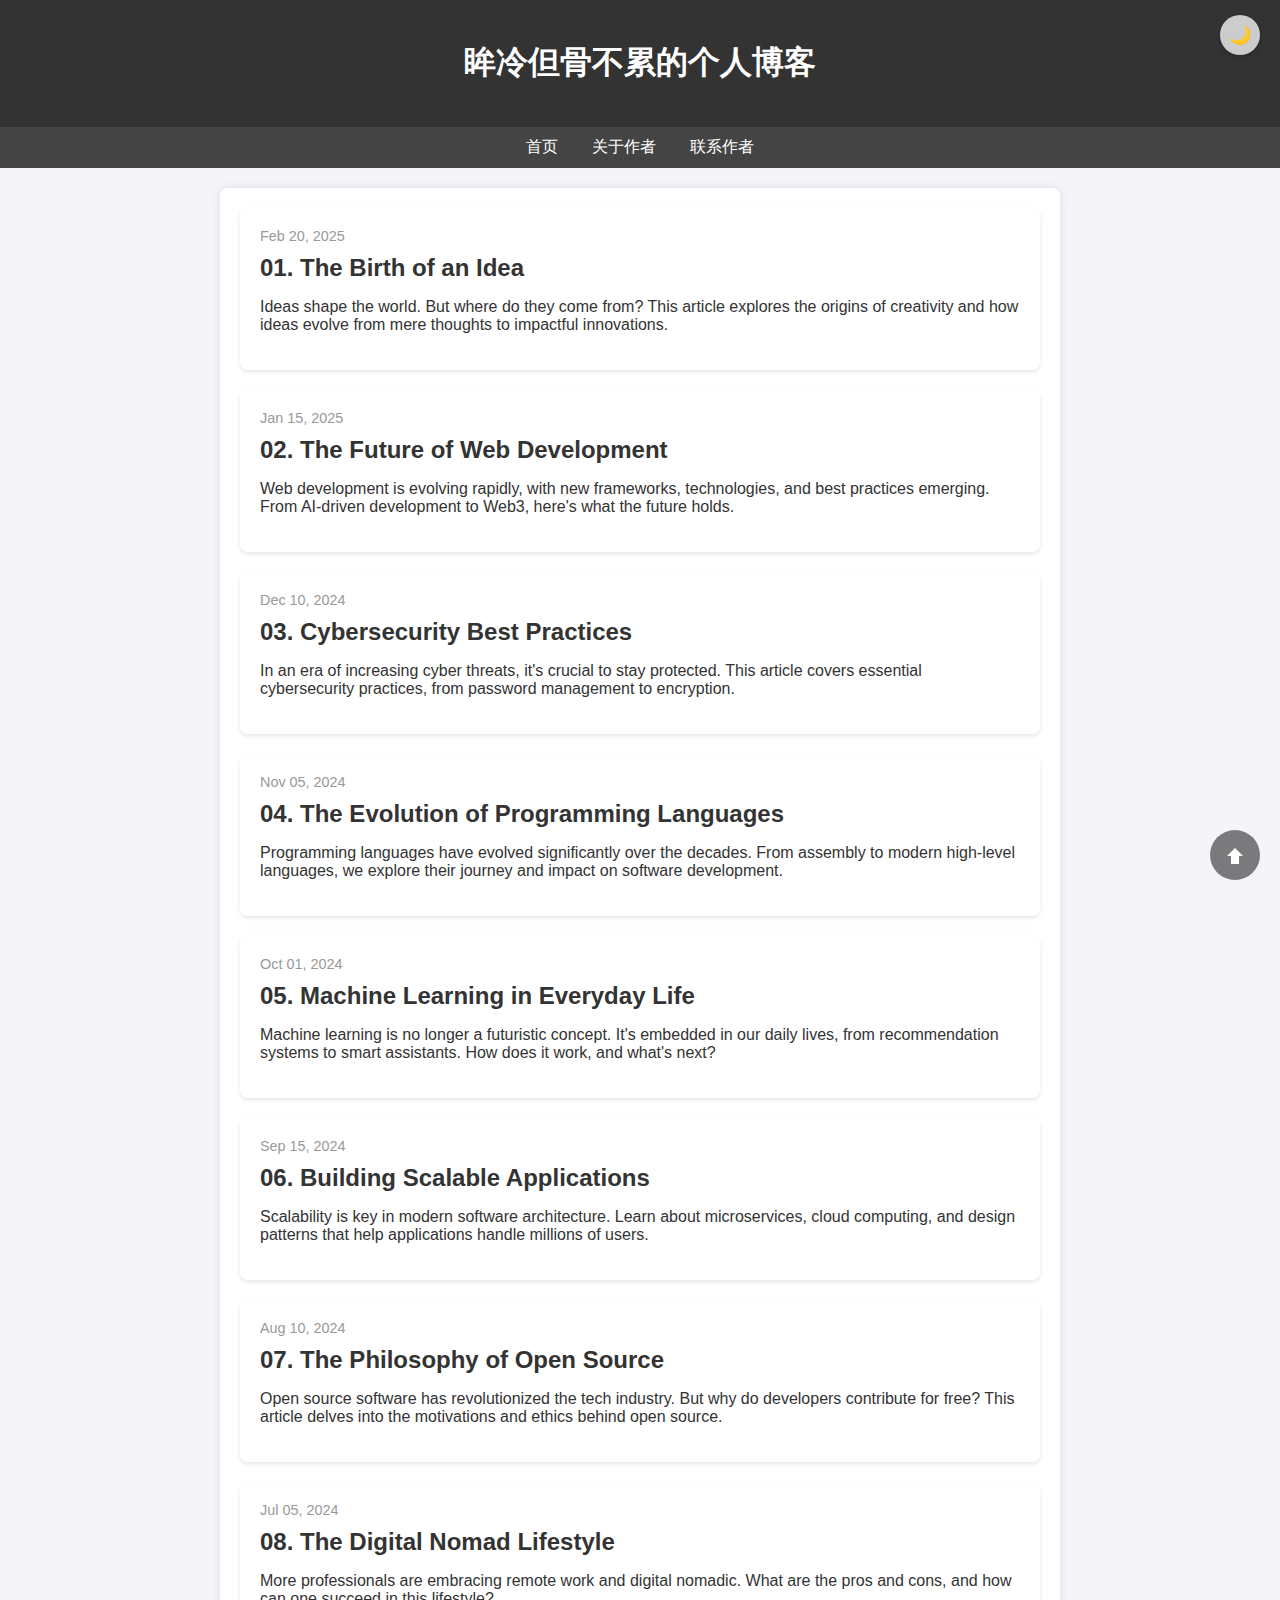
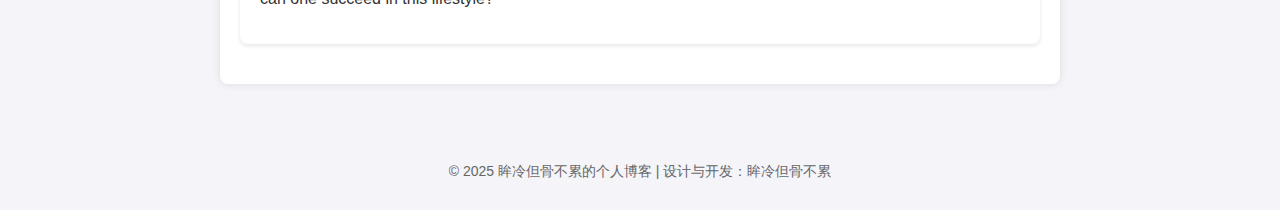
<file: index/index.html>
<!DOCTYPE html>
<html lang="zh">
<head>
    <meta charset="UTF-8">
    <meta name="viewport" content="width=device-width, initial-scale=1.0">
    <title>眸冷但骨不累的个人博客</title>
    <link rel="stylesheet" href="index.css">
</head>
<body>
<header>
    <h1>眸冷但骨不累的个人博客</h1>
    <label class="toggle-switch">
        <input type="checkbox" id="dark-mode-toggle">
        <span class="slider">
            <span class="icon">🌙</span>
        </span>
    </label>
</header>
<nav>
    <a href="./index.html">首页</a>
    <a href="../about/about.html">关于作者</a>
    <a href="../contact/contact.html">联系作者</a>
</nav>
<div class="container" id="post-container">
    <!-- 文章将通过 JavaScript 动态加载 -->
</div>
<button id="back-to-top">
    <svg width="24" height="24" viewBox="0 0 24 24" fill="none" xmlns="http://www.w3.org/2000/svg">
        <path d="M12 4L4 12H8V20H16V12H20L12 4Z" fill="white"/>
    </svg>
</button>
<footer class="footer">
    <p>&copy; 2025 眸冷但骨不累的个人博客 | 设计与开发：眸冷但骨不累</p>
</footer>
<script src="index.js"></script>
</body>
</html>
</file>
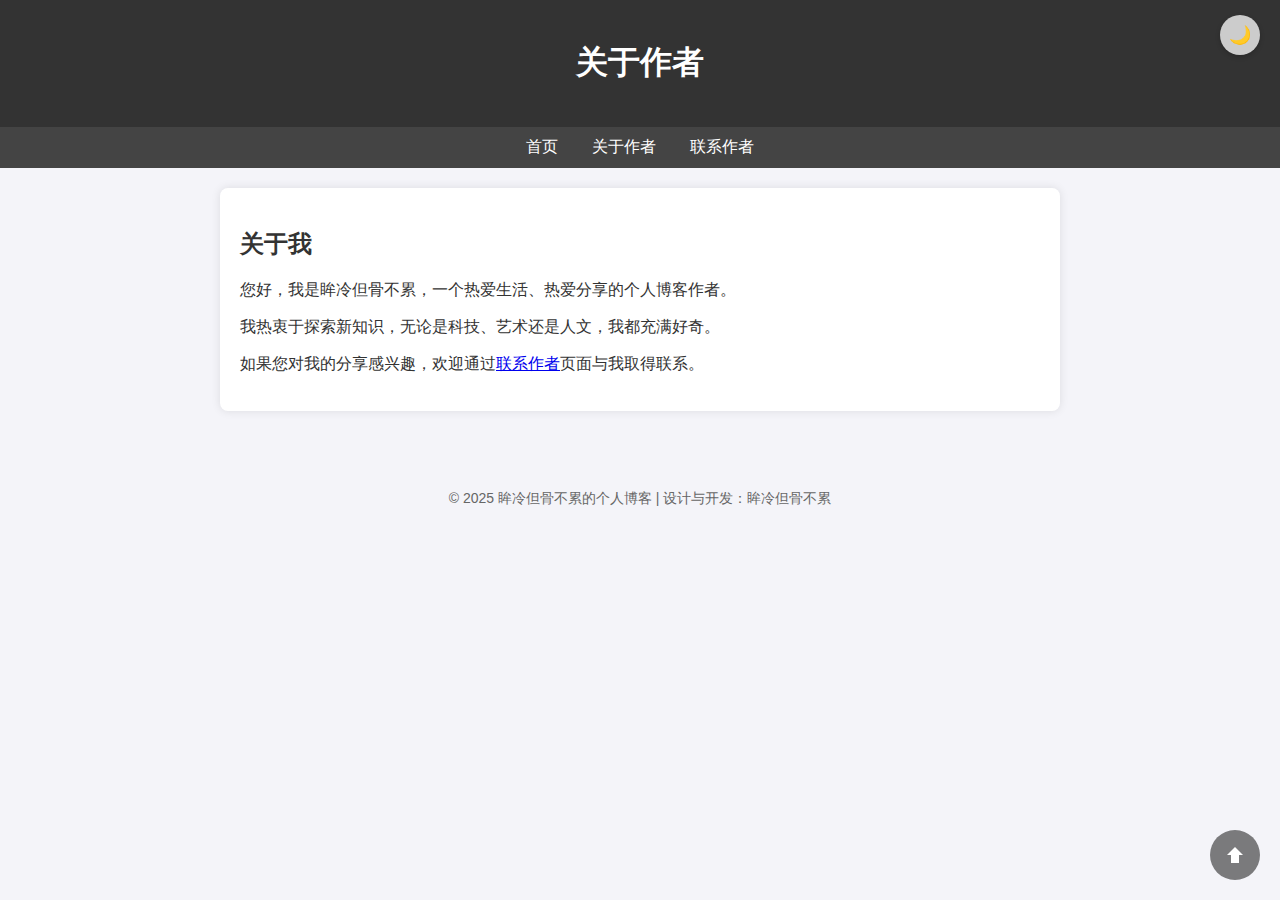
<file: about/about.html>
<!DOCTYPE html>
<html lang="zh">
<head>
    <meta charset="UTF-8">
    <meta name="viewport" content="width=device-width, initial-scale=1.0">
    <title>关于作者 - 眸冷但骨不累的个人博客</title>
    <link rel="stylesheet" href="about.css">
</head>
<body>
<header>
    <h1>关于作者</h1>
    <label class="toggle-switch">
        <input type="checkbox" id="dark-mode-toggle">
        <span class="slider">
            <span class="icon">🌙</span>
        </span>
    </label>
</header>
<nav>
    <a href="../index/index.html">首页</a>
    <a href="./about.html">关于作者</a>
    <a href="../contact/contact.html">联系作者</a>
</nav>
<div class="container">
    <section class="about">
        <h2>关于我</h2>
        <p>您好，我是眸冷但骨不累，一个热爱生活、热爱分享的个人博客作者。</p>
        <p>我热衷于探索新知识，无论是科技、艺术还是人文，我都充满好奇。</p>
        <p>如果您对我的分享感兴趣，欢迎通过<a href="../contact/contact.html">联系作者</a>页面与我取得联系。</p>
    </section>
</div>
<button id="back-to-top">
    <svg width="24" height="24" viewBox="0 0 24 24" fill="none" xmlns="http://www.w3.org/2000/svg">
        <path d="M12 4L4 12H8V20H16V12H20L12 4Z" fill="white"/>
    </svg>
</button>
<footer class="footer">
    <p>&copy; 2025 眸冷但骨不累的个人博客 | 设计与开发：眸冷但骨不累</p>
</footer>
<script src="about.js"></script>
</body>
</html>
</file>
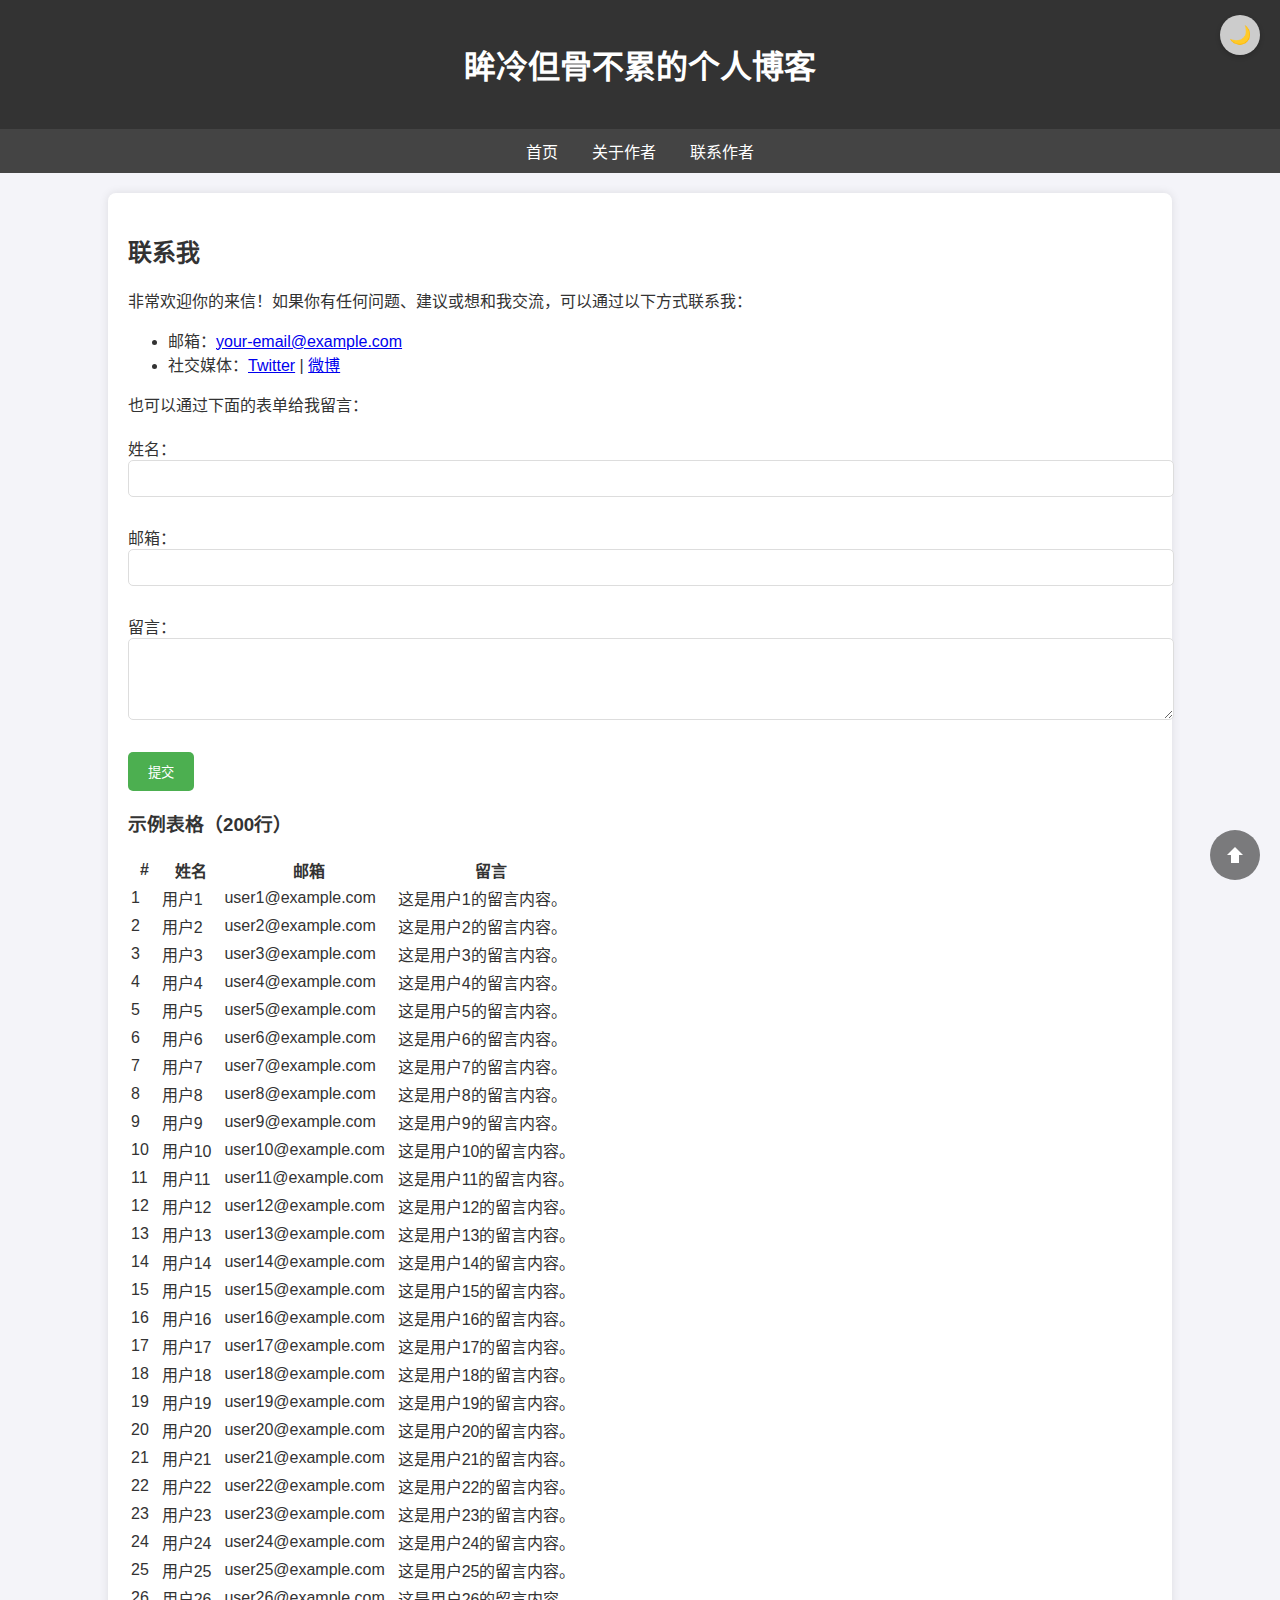
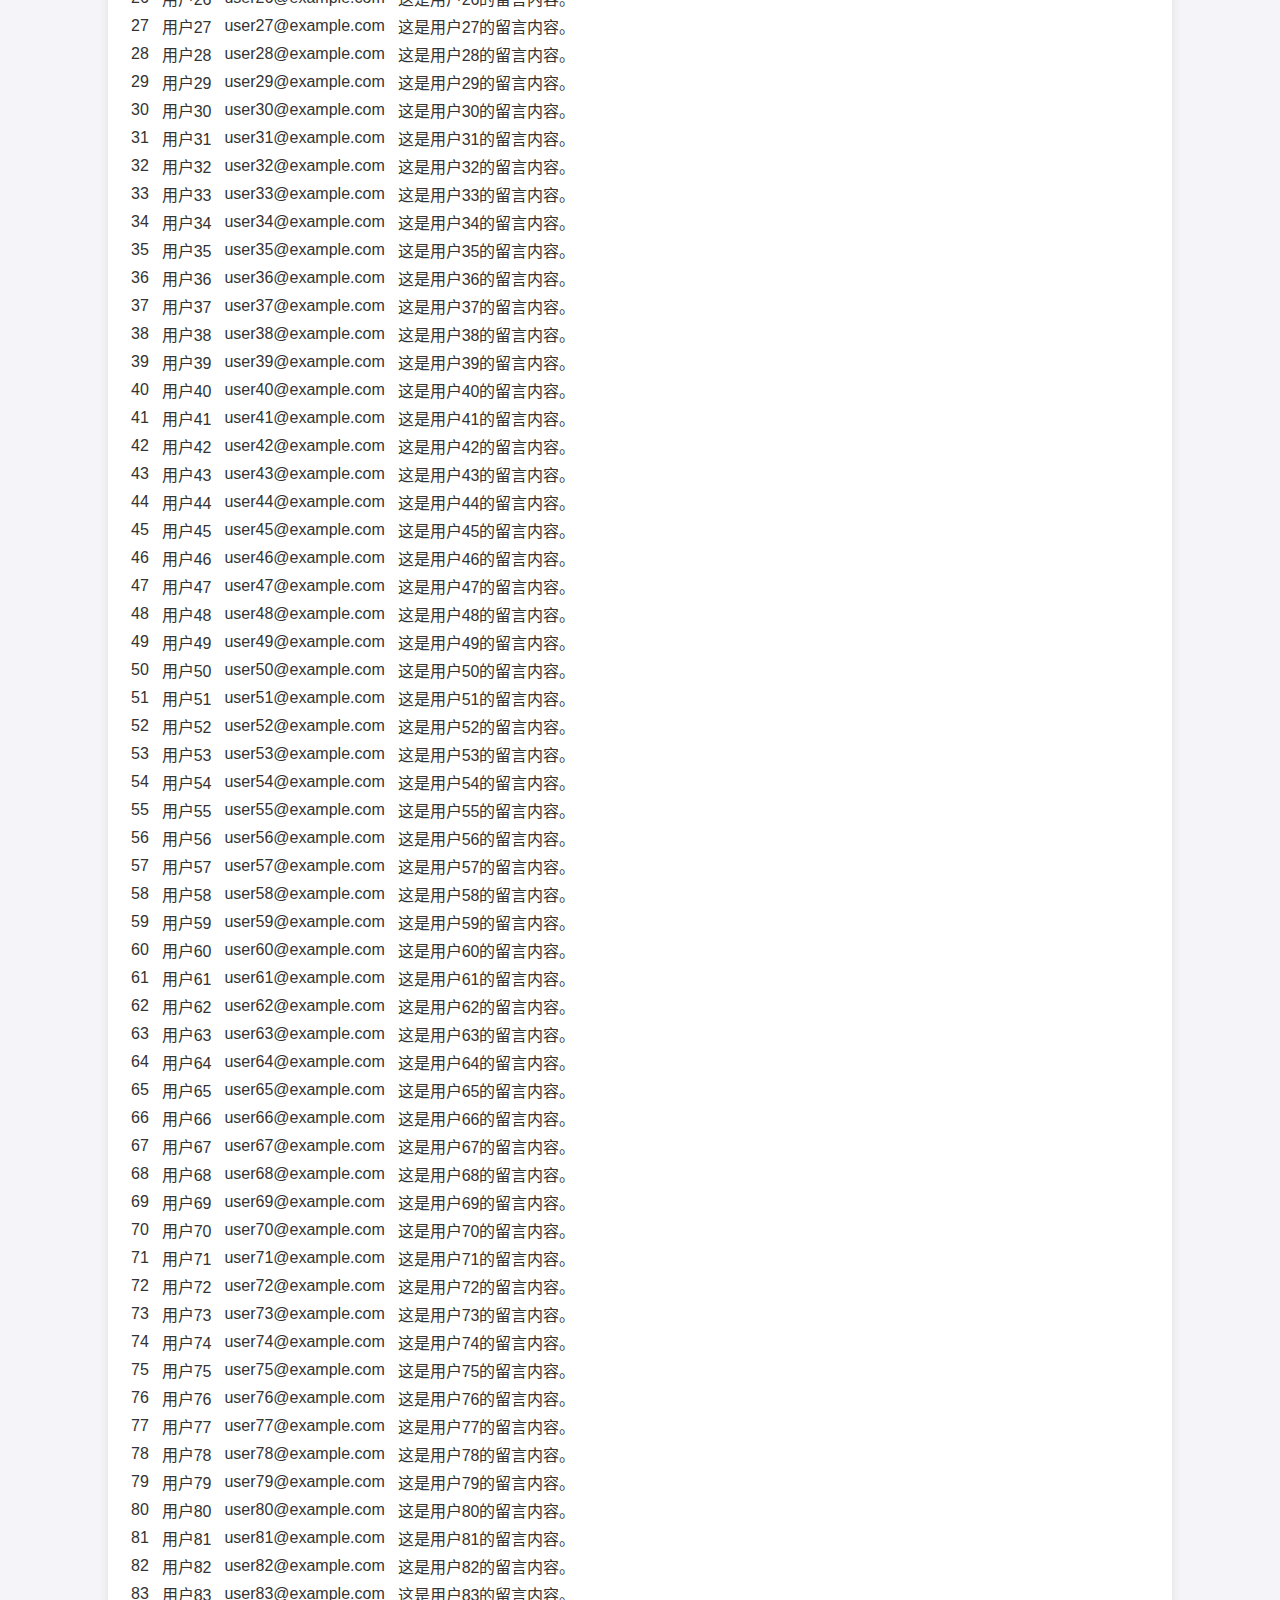
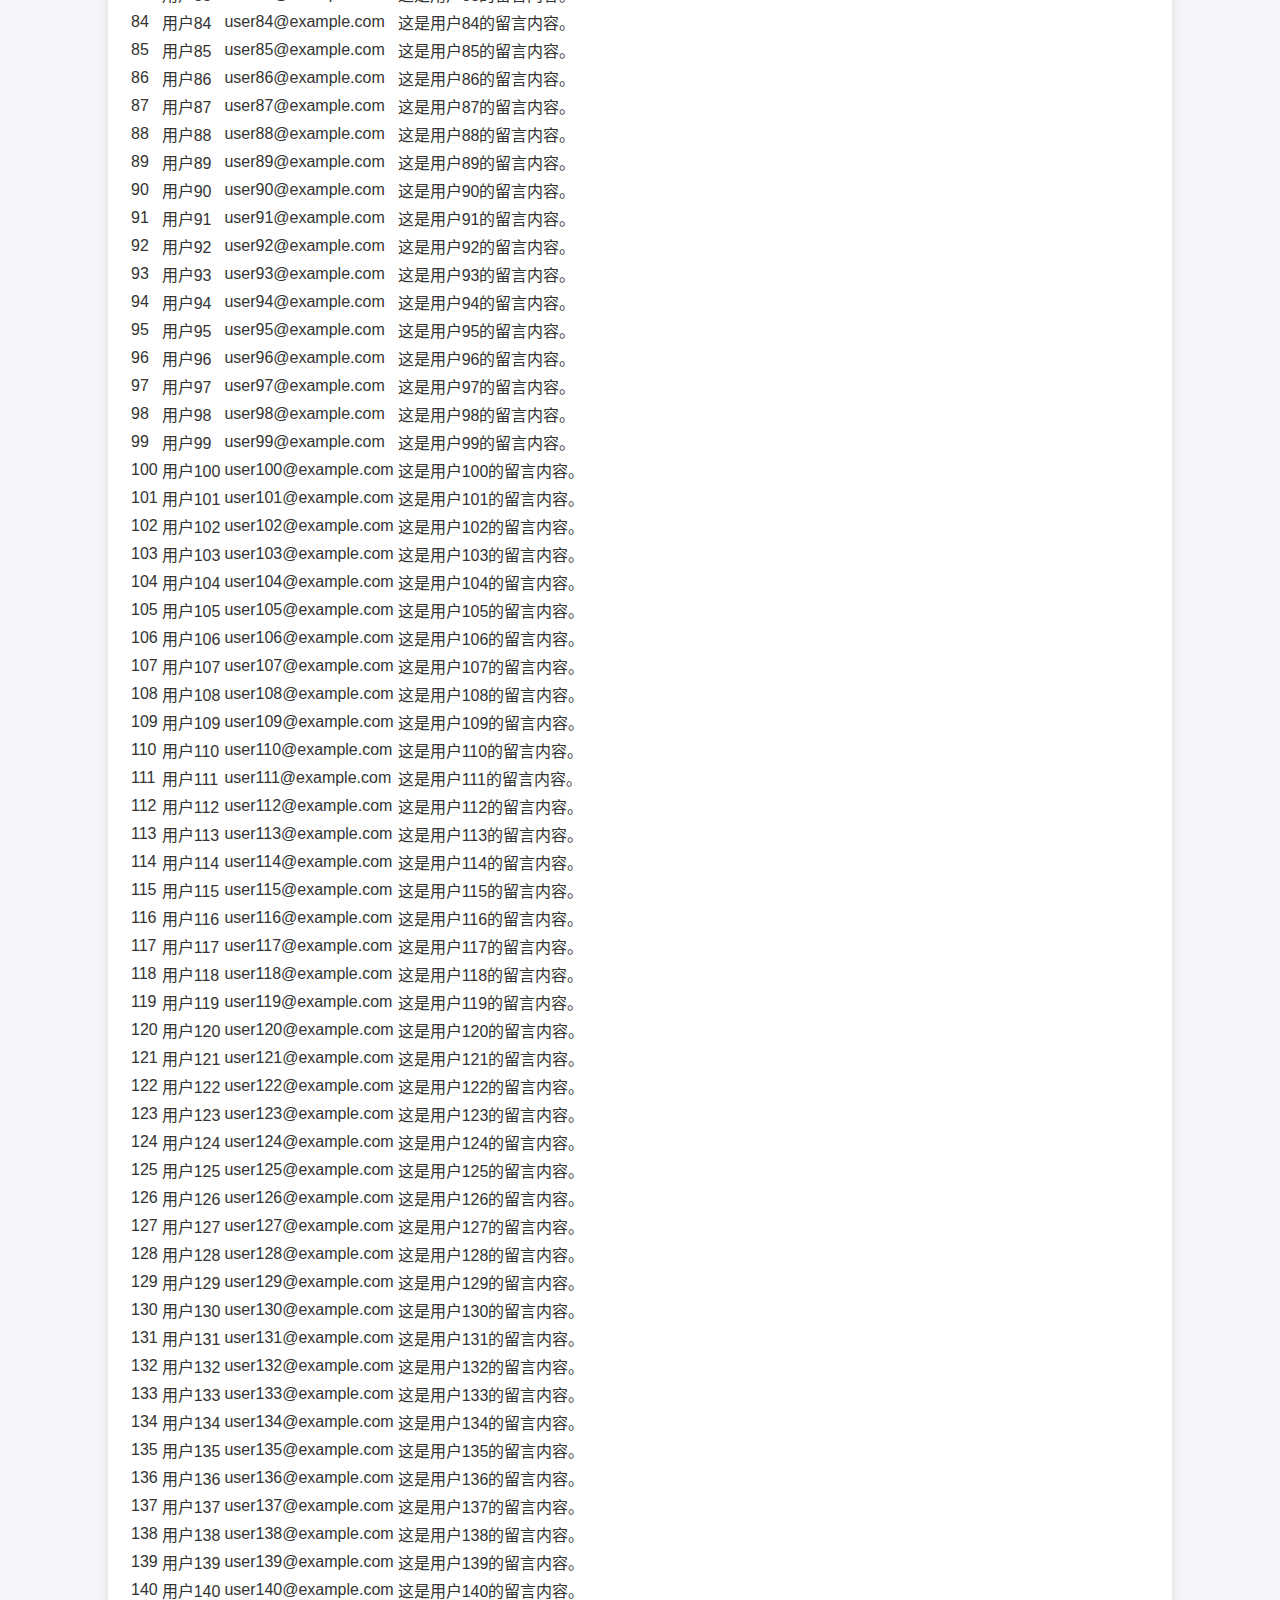
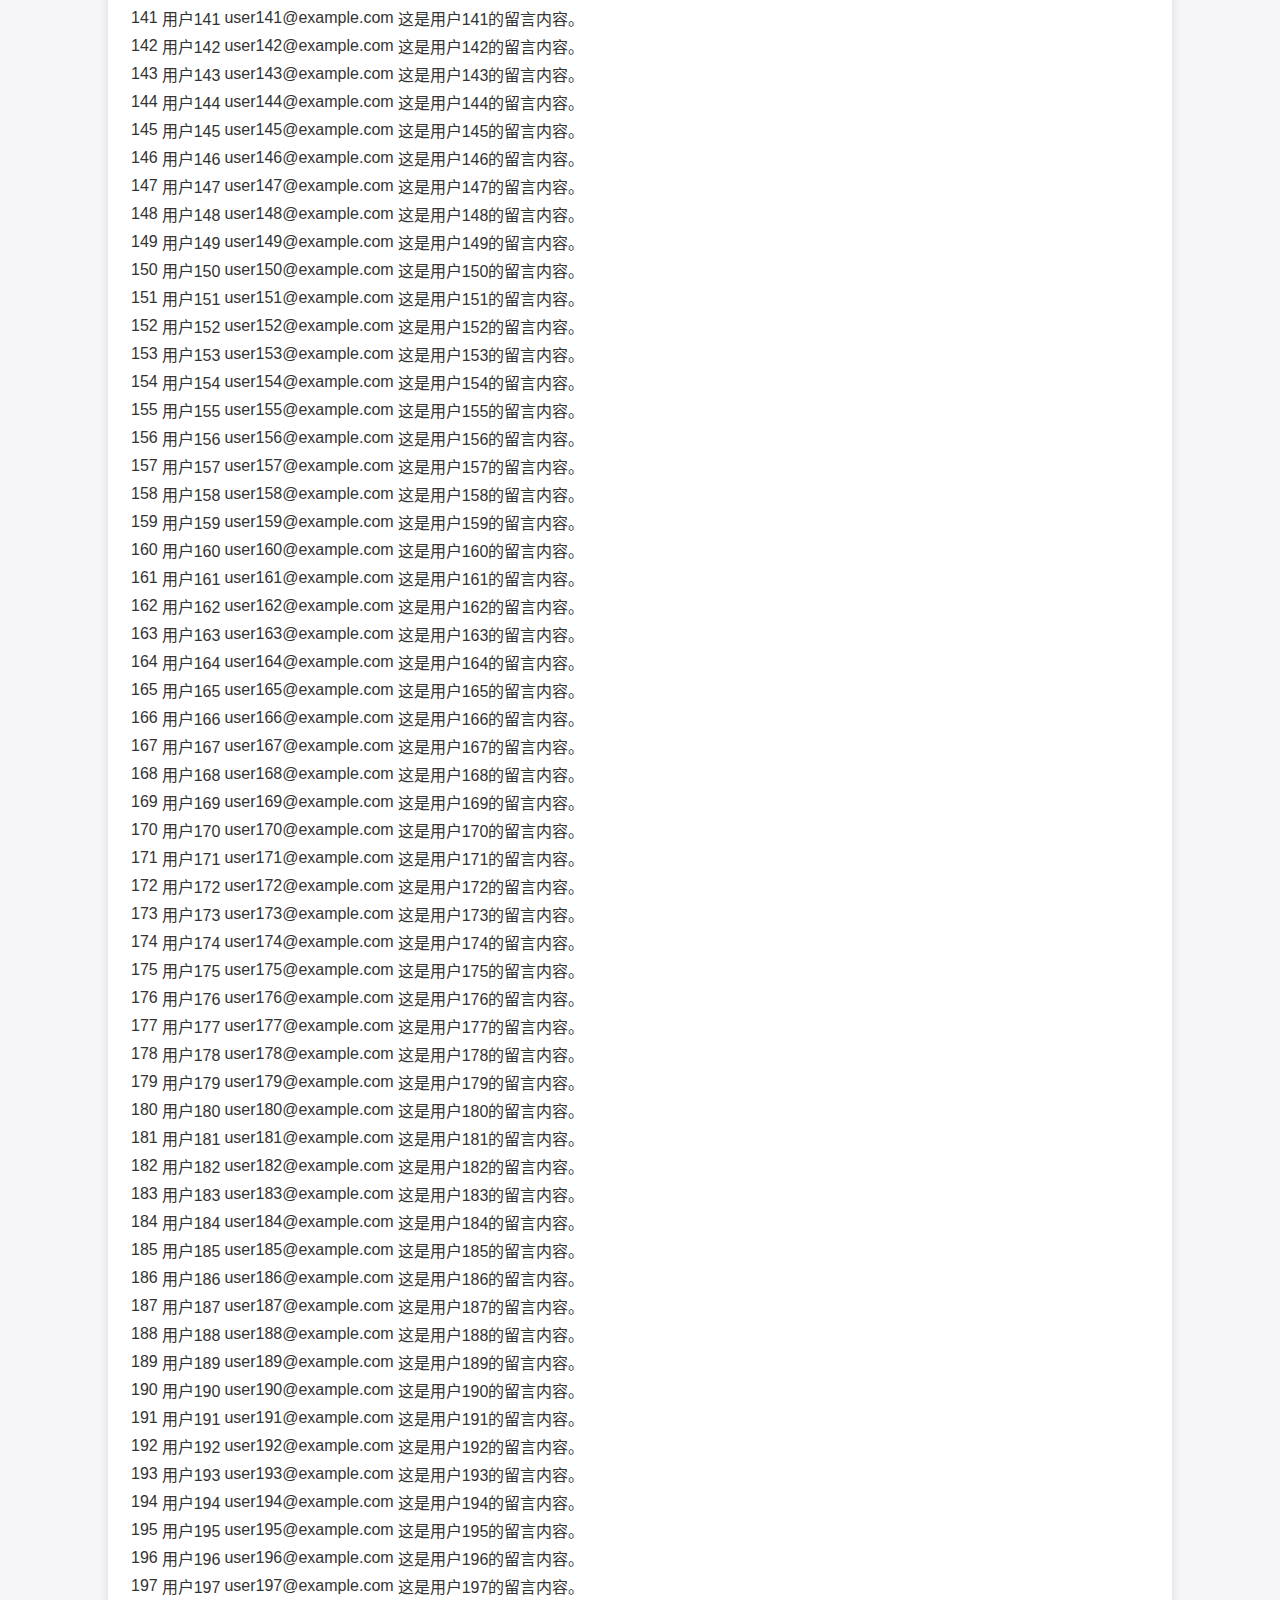
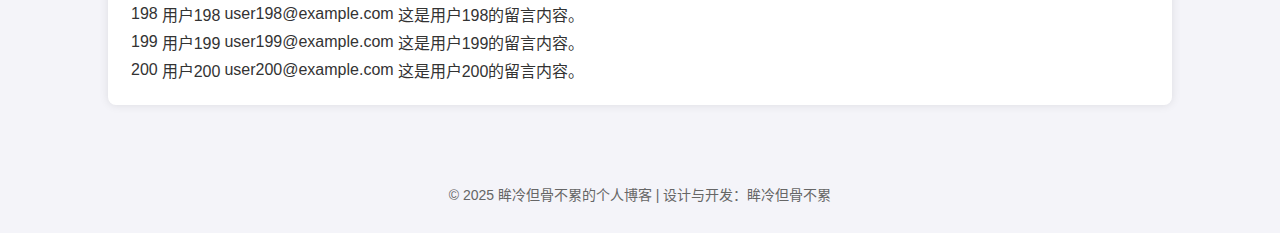
<file: contact/contact.html>
<!DOCTYPE html>
<html lang="zh-CN">

<head>
    <meta charset="UTF-8">
    <meta name="viewport" content="width=device-width, initial-scale=1.0">
    <title>个人博客 - 联系我</title>
    <link rel="stylesheet" href="contact.css">
</head>

<body>
<header>
    <h1>眸冷但骨不累的个人博客</h1>
    <!-- Dark Mode Toggle -->
    <label class="toggle-switch">
        <input type="checkbox" id="dark-mode-toggle">
        <span class="slider">
                <span class="icon">🌙</span>
            </span>
    </label>
</header>
<nav>
    <a href="../index/index.html">首页</a>
    <a href="../about/about.html">关于作者</a>
    <a href="./contact.html">联系作者</a>
</nav>
<div class="container">
    <section class="contact">
        <h2>联系我</h2>
        <p>非常欢迎你的来信！如果你有任何问题、建议或想和我交流，可以通过以下方式联系我：</p>
        <ul>
            <li>邮箱：<a href="mailto:moulengdangubulei@gmail.com" rel="noopener noreferrer">your-email@example.com</a></li>
            <li>社交媒体：<a href="https://twitter.com/your-twitter" target="_blank" rel="noopener noreferrer">Twitter</a> | <a href="https://weibo.com/your-weibo" target="_blank" rel="noopener noreferrer">微博</a></li>
        </ul>
        <p>也可以通过下面的表单给我留言：</p>
        <form action="https://your-server.com/submit-form" method="post">
            <label for="name">姓名：</label>
            <input type="text" id="name" name="name" required><br><br>
            <label for="email">邮箱：</label>
            <input type="email" id="email" name="email" required><br><br>
            <label for="message">留言：</label>
            <textarea id="message" name="message" rows="4" required></textarea><br><br>
            <button type="submit">提交</button>
        </form>
        <!-- 200行表格 -->
        <h3>示例表格（200行）</h3>
        <div class="table-container">
            <table>
                <thead>
                <tr>
                    <th>#</th>
                    <th>姓名</th>
                    <th>邮箱</th>
                    <th>留言</th>
                </tr>
                </thead>
                <tbody>
                <!-- 生成200行数据 -->
                <!-- 注意：这里只是为了演示，生成200行的表格数据 -->
                <!-- 你可以用JavaScript动态生成这些数据 -->
                <!-- 以下是200行示例数据 -->
                <!-- 使用循环的方式生成HTML内容 -->
                <script>
                    const tbody = document.querySelector("table tbody");
                    for (let i = 1; i <= 200; i++) {
                        const row = document.createElement("tr");
                        row.innerHTML = `
                                <td>${i}</td>
                                <td>用户${i}</td>
                                <td>user${i}@example.com</td>
                                <td>这是用户${i}的留言内容。</td>
                            `;
                        tbody.appendChild(row);
                    }
                </script>
                </tbody>
            </table>
        </div>
    </section>
</div>


<!-- 回到顶部按钮 -->
<button id="back-to-top">
    <svg width="24" height="24" viewBox="0 0 24 24" fill="none" xmlns="http://www.w3.org/2000/svg">
        <path d="M12 4L4 12H8V20H16V12H20L12 4Z" fill="white"/>
    </svg>
</button>

<footer class="footer">
    <p>&copy; 2025 眸冷但骨不累的个人博客 | 设计与开发：眸冷但骨不累</p>
</footer>

<script src="contact.js"></script>
</body>

</html>
</file>
<file: index/index.css>
/* 全局样式 */
body {
    font-family: Arial, sans-serif;
    margin: 0;
    padding: 0;
    background-color: #f4f4f9;
    color: #333;
    transition: background 0.3s, color 0.3s;
}

/* 头部样式 */
header {
    background-color: #333;
    color: white;
    padding: 20px;
    text-align: center;
    position: relative;
}

/* 暗黑模式切换按钮 */
.toggle-switch {
    position: absolute;
    top: 15px;
    right: 20px;
    width: 40px;
    height: 40px;
    display: flex;
    align-items: center;
    justify-content: center;
    cursor: pointer;
}

.toggle-switch input {
    display: none;
}

.toggle-switch .slider {
    width: 40px;
    height: 40px;
    background: #ccc;
    border-radius: 50%;
    display: flex;
    align-items: center;
    justify-content: center;
    transition: background 0.3s;
    box-shadow: 0 2px 5px rgba(0, 0, 0, 0.2);
}

.icon {
    font-size: 18px;
    transition: transform 0.3s;
}

/* 亮色模式 */
input:checked + .slider {
    background: #FFD700;
}

input:checked + .slider .icon {
    content: "☀️";  /* 亮色模式显示太阳 */
    transform: rotate(360deg);
}

/* 导航栏 */
nav {
    background-color: #444;
    padding: 10px;
    text-align: center;
}

nav a {
    color: white;
    text-decoration: none;
    padding: 0 15px;
}

/* 文章列表 */
.container {
    width: 80%;
    max-width: 800px;
    margin: 20px auto;
    padding: 20px;
    background: white;
    box-shadow: 0 0 10px rgba(0, 0, 0, 0.1);
    border-radius: 8px;
}

/* 单个文章卡片 */
.post {
    background: white;
    margin-bottom: 20px;
    padding: 20px;
    border-radius: 8px;
    box-shadow: 0 2px 4px rgba(0, 0, 0, 0.1);
    transition: transform 0.3s;
}

.post:hover {
    transform: translateY(-5px);
}

.post-date {
    color: #999;
    font-size: 0.9em;
    display: block;
    margin-bottom: 5px;
}

h2 {
    margin: 10px 0;
}

/* 回到顶部按钮 */
#back-to-top {
    width: 50px;  /* 设置宽度 */
    height: 50px; /* 设置高度，使其成为正圆 */
    position: fixed;
    bottom: 20px;
    right: 20px;
    background: rgba(0, 0, 0, 0.5); /* 让背景更柔和 */
    color: white;
    border: none;
    border-radius: 50%;
    cursor: pointer;
    font-size: 20px;
    transition: all 0.3s;

    /* 使用 flexbox 让 svg 居中 */
    display: flex;
    align-items: center;
    justify-content: center;
}

#back-to-top svg {
    width: 24px;
    height: 24px;
    position: relative;
    top: 1px;  /* 适当调整，确保箭头居中 */
}

#back-to-top:hover {
    background: rgba(0, 0, 0, 0.8);
}


/* 暗黑模式 */
.dark-mode {
    background-color: #222;
    color: #fff;
}

.dark-mode .container {
    background: #333;
}

.dark-mode .post {
    background: #444;
}

.dark-mode nav {
    background: #222;
}

.dark-mode #back-to-top {
    background: #555;
}

/* 暗黑模式下的切换按钮 */
.dark-mode .toggle-switch .slider {
    background: #666;
}

.dark-mode input:checked + .slider {
    background: #FFD700;
    color: black;
}

.footer {
    text-align: center;   /* 居中对齐 */
    margin-top: 50px;     /* 增加顶部间距 */
    padding: 15px 0;      /* 增加上下内边距 */
    font-size: 14px;
    color: #666;         /* 颜色稍微淡一点 */
}
</file>
<file: about/about.css>
/* 全局样式 */
body {
    font-family: Arial, sans-serif;
    margin: 0;
    padding: 0;
    background-color: #f4f4f9;
    color: #333;
    transition: background 0.3s, color 0.3s;
}

/* 头部样式 */
header {
    background-color: #333;
    color: white;
    padding: 20px;
    text-align: center;
    position: relative;
}

/* 暗黑模式切换按钮 */
.toggle-switch {
    position: absolute;
    top: 15px;
    right: 20px;
    width: 40px;
    height: 40px;
    display: flex;
    align-items: center;
    justify-content: center;
    cursor: pointer;
}

.toggle-switch input {
    display: none;
}

.toggle-switch .slider {
    width: 40px;
    height: 40px;
    background: #ccc;
    border-radius: 50%;
    display: flex;
    align-items: center;
    justify-content: center;
    transition: background 0.3s;
    box-shadow: 0 2px 5px rgba(0, 0, 0, 0.2);
}

.icon {
    font-size: 18px;
    transition: transform 0.3s;
}

/* 亮色模式 */
input:checked + .slider {
    background: #FFD700;
}

input:checked + .slider .icon {
    content: "☀️";  /* 亮色模式显示太阳 */
    transform: rotate(360deg);
}

/* 导航栏 */
nav {
    background-color: #444;
    padding: 10px;
    text-align: center;
}

nav a {
    color: white;
    text-decoration: none;
    padding: 0 15px;
}

/* 主要内容 */
.container {
    width: 80%;
    max-width: 800px;
    margin: 20px auto;
    padding: 20px;
    background: white;
    box-shadow: 0 0 10px rgba(0, 0, 0, 0.1);
    border-radius: 8px;
}

/* 回到顶部按钮 */
#back-to-top {
    width: 50px;
    height: 50px;
    position: fixed;
    bottom: 20px;
    right: 20px;
    background: rgba(0, 0, 0, 0.5);
    color: white;
    border: none;
    border-radius: 50%;
    cursor: pointer;
    transition: all 0.3s;
    display: flex;
    align-items: center;
    justify-content: center;
}

#back-to-top:hover {
    background: rgba(0, 0, 0, 0.8);
}

/* 暗黑模式 */
.dark-mode {
    background-color: #222;
    color: #fff;
}

.dark-mode .container {
    background: #333;
}

.dark-mode nav {
    background: #222;
}

.dark-mode #back-to-top {
    background: #555;
}

/* 暗黑模式下的切换按钮 */
.dark-mode .toggle-switch .slider {
    background: #666;
}

.dark-mode input:checked + .slider {
    background: #FFD700; /* 保持亮色模式的背景 */
    color: black;
}

.footer {
    text-align: center;
    margin-top: 50px;
    padding: 15px 0;
    font-size: 14px;
    color: #666;
}

/* 确保暗黑模式下的切换按钮样式 */
.dark-mode .toggle-switch .slider {
    background: #666;
}

.dark-mode input:checked + .slider {
    background: #FFD700; /* 亮色模式下背景色为黄色 */
    color: black;
}
</file>
<file: contact/contact.css>
/* 全局样式 */
body {
    font-family: Arial, sans-serif;
    margin: 0;
    padding: 0;
    background-color: #f4f4f9;
    color: #333;
    transition: background 0.3s, color 0.3s;
}

/* 头部样式 */
header {
    background-color: #333;
    color: white;
    padding: 20px;
    text-align: center;
    position: relative;
}

/* 暗黑模式切换按钮 */
.toggle-switch {
    position: absolute;
    top: 15px;
    right: 20px;
    width: 40px;
    height: 40px;
    display: flex;
    align-items: center;
    justify-content: center;
    cursor: pointer;
}

.toggle-switch input {
    display: none;
}

.toggle-switch .slider {
    width: 40px;
    height: 40px;
    background: #ccc;
    border-radius: 50%;
    display: flex;
    align-items: center;
    justify-content: center;
    transition: background 0.3s;
    box-shadow: 0 2px 5px rgba(0, 0, 0, 0.2);
}

/* 初始图标样式 */
.icon {
    font-size: 18px;
    transition: transform 0.3s;
}

/* 亮色模式 */
input:checked + .slider {
    background: #FFD700; /* 黄色背景 */
}

input:checked + .slider .icon {
    content: "☀️";  /* 亮色模式显示太阳 */
    transform: rotate(360deg);
}

/* 暗黑模式 */
.dark-mode .toggle-switch .slider {
    background: #666; /* 暗色背景 */
}

.dark-mode .icon {
    color: #fff; /* 图标颜色为白色 */
}

.dark-mode input:checked + .slider {
    background: #FFD700; /* 亮色背景 */
}

.dark-mode input:checked + .slider .icon {
    content: "☀️"; /* 亮色模式显示太阳 */
    transform: rotate(360deg);
}

/* 导航栏 */
nav {
    background-color: #444;
    padding: 10px;
    text-align: center;
}

nav a {
    color: white;
    text-decoration: none;
    padding: 0 15px;
}

/* 主要内容 */
.container {
    width: 80%;
    margin: 20px auto;
    padding: 20px;
    background: white;
    box-shadow: 0 0 10px rgba(0, 0, 0, 0.1);
    border-radius: 8px;
}

/* 表单样式 */
form {
    margin-top: 20px;
}

form label {
    font-size: 1rem;
    margin-bottom: 5px;
}

form input, form textarea {
    width: 100%;
    padding: 10px;
    margin-bottom: 10px;
    border-radius: 5px;
    border: 1px solid #ddd;
}

form button {
    background-color: #4CAF50;
    color: white;
    padding: 10px 20px;
    border: none;
    border-radius: 5px;
    cursor: pointer;
}

form button:hover {
    background-color: #45a049;
}

/* 回到顶部按钮 */
#back-to-top {
    width: 50px;
    height: 50px;
    position: fixed;
    bottom: 20px;
    right: 20px;
    background: rgba(0, 0, 0, 0.5);
    color: white;
    border: none;
    border-radius: 50%;
    cursor: pointer;
    transition: all 0.3s;
    display: flex;
    align-items: center;
    justify-content: center;
}

#back-to-top:hover {
    background: rgba(0, 0, 0, 0.8);
}

/* 暗黑模式 */
.dark-mode {
    background-color: #222;
    color: #fff;
}

.dark-mode .container {
    background: #333;
}

.dark-mode nav {
    background: #222;
}

.dark-mode footer {
    background: #444;
}

.dark-mode #back-to-top {
    background: #555;
}

.footer {
    text-align: center;
    margin-top: 50px;
    padding: 15px 0;
    font-size: 14px;
    color: #666;
}
</file>
